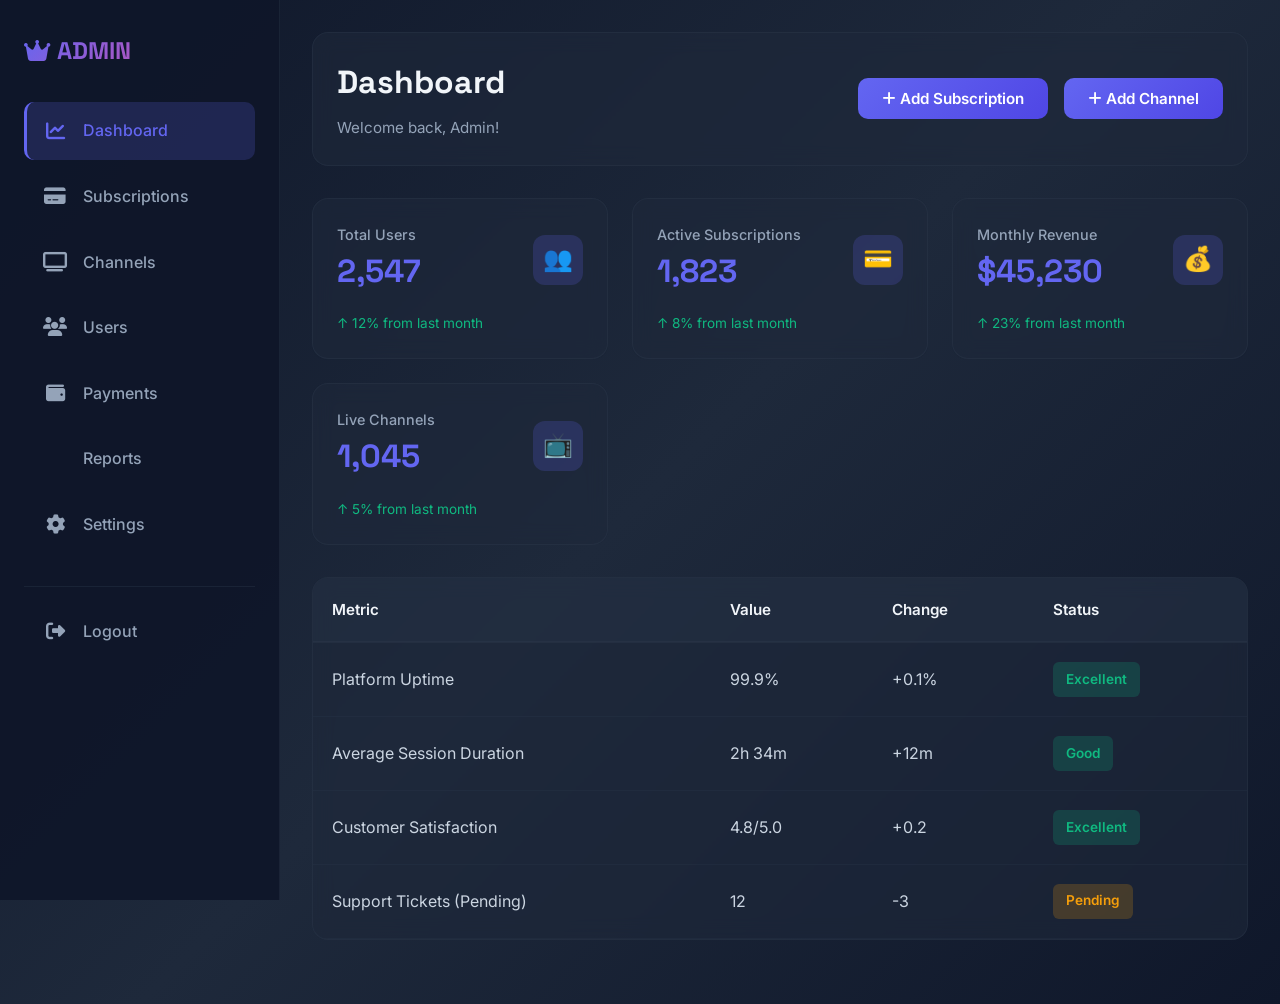
<file: admin-dashboard.html>
<!DOCTYPE html>
<html lang="en" dir="ltr">
<head>
    <meta charset="UTF-8">
    <meta name="viewport" content="width=device-width, initial-scale=1.0">
    <title>HAMO & TRIPLE M - Admin Dashboard</title>
    <link href="https://fonts.googleapis.com/css2?family=Inter:wght@300;400;500;600;700;800&family=Space+Grotesk:wght@600;700&display=swap" rel="stylesheet">
    <link rel="stylesheet" href="https://cdnjs.cloudflare.com/ajax/libs/font-awesome/6.4.0/css/all.min.css">
    <style>
        * {
            margin: 0;
            padding: 0;
            box-sizing: border-box;
        }

        :root {
            --primary: #6366f1;
            --primary-dark: #4f46e5;
            --primary-light: #818cf8;
            --secondary: #ec4899;
            --accent: #06b6d4;
            --dark: #0f172a;
            --dark-secondary: #1e293b;
            --light: #f1f5f9;
            --text: #cbd5e1;
            --text-light: #94a3b8;
            --border: #334155;
            --success: #10b981;
            --warning: #f59e0b;
            --danger: #ef4444;
        }

        body {
            font-family: 'Inter', sans-serif;
            background: linear-gradient(135deg, #0f172a 0%, #1e293b 50%, #0f172a 100%);
            color: var(--text);
            line-height: 1.6;
        }

        .dashboard-container {
            display: grid;
            grid-template-columns: 280px 1fr;
            min-height: 100vh;
        }

        /* Sidebar */
        .sidebar {
            background: rgba(15, 23, 42, 0.95);
            border-right: 1px solid rgba(51, 65, 85, 0.3);
            padding: 2rem 1.5rem;
            position: fixed;
            left: 0;
            top: 0;
            width: 280px;
            height: 100vh;
            overflow-y: auto;
        }

        .sidebar-logo {
            font-size: 1.5rem;
            font-weight: 800;
            background: linear-gradient(135deg, var(--primary), var(--secondary));
            -webkit-background-clip: text;
            -webkit-text-fill-color: transparent;
            background-clip: text;
            margin-bottom: 2rem;
            font-family: 'Space Grotesk', sans-serif;
        }

        .sidebar-menu {
            list-style: none;
        }

        .sidebar-menu li {
            margin-bottom: 0.5rem;
        }

        .sidebar-menu a {
            display: flex;
            align-items: center;
            gap: 1rem;
            padding: 1rem 1.2rem;
            color: var(--text-light);
            text-decoration: none;
            border-radius: 10px;
            transition: all 0.3s ease;
            cursor: pointer;
            font-weight: 500;
        }

        .sidebar-menu a:hover,
        .sidebar-menu a.active {
            background: rgba(99, 102, 241, 0.2);
            color: var(--primary);
            border-left: 3px solid var(--primary);
            padding-left: 1rem;
        }

        .sidebar-menu i {
            font-size: 1.2rem;
            width: 24px;
            text-align: center;
        }

        /* Main Content */
        .main-content {
            margin-left: 280px;
            padding: 2rem;
        }

        /* Header */
        .dashboard-header {
            display: flex;
            justify-content: space-between;
            align-items: center;
            margin-bottom: 2rem;
            background: rgba(30, 41, 59, 0.6);
            backdrop-filter: blur(10px);
            padding: 1.5rem;
            border-radius: 16px;
            border: 1px solid rgba(51, 65, 85, 0.3);
        }

        .header-title h1 {
            font-size: 2rem;
            color: var(--light);
            margin-bottom: 0.5rem;
            font-family: 'Space Grotesk', sans-serif;
        }

        .header-title p {
            color: var(--text-light);
            font-size: 0.95rem;
        }

        .header-actions {
            display: flex;
            gap: 1rem;
            align-items: center;
        }

        .btn {
            padding: 0.7rem 1.5rem;
            border: none;
            border-radius: 10px;
            font-weight: 600;
            cursor: pointer;
            transition: all 0.3s ease;
            font-size: 0.95rem;
            font-family: 'Inter', sans-serif;
        }

        .btn-primary {
            background: linear-gradient(135deg, var(--primary), var(--primary-dark));
            color: white;
        }

        .btn-primary:hover {
            transform: translateY(-2px);
            box-shadow: 0 8px 20px rgba(99, 102, 241, 0.3);
        }

        .btn-secondary {
            background: rgba(99, 102, 241, 0.1);
            color: var(--primary);
            border: 2px solid var(--primary);
        }

        .btn-danger {
            background: rgba(239, 68, 68, 0.1);
            color: var(--danger);
            border: 2px solid var(--danger);
        }

        /* Stats Grid */
        .stats-grid {
            display: grid;
            grid-template-columns: repeat(auto-fit, minmax(250px, 1fr));
            gap: 1.5rem;
            margin-bottom: 2rem;
        }

        .stat-card {
            background: rgba(30, 41, 59, 0.6);
            backdrop-filter: blur(10px);
            border: 1px solid rgba(51, 65, 85, 0.3);
            padding: 1.5rem;
            border-radius: 16px;
            transition: all 0.3s ease;
        }

        .stat-card:hover {
            border-color: var(--primary);
            transform: translateY(-4px);
            box-shadow: 0 10px 30px rgba(99, 102, 241, 0.1);
        }

        .stat-header {
            display: flex;
            justify-content: space-between;
            align-items: center;
            margin-bottom: 1rem;
        }

        .stat-icon {
            width: 50px;
            height: 50px;
            background: rgba(99, 102, 241, 0.2);
            border-radius: 12px;
            display: flex;
            align-items: center;
            justify-content: center;
            font-size: 1.5rem;
        }

        .stat-value {
            font-size: 2rem;
            font-weight: 800;
            color: var(--primary);
            font-family: 'Space Grotesk', sans-serif;
        }

        .stat-label {
            color: var(--text-light);
            font-size: 0.9rem;
            font-weight: 500;
        }

        .stat-change {
            font-size: 0.85rem;
            margin-top: 0.5rem;
        }

        .stat-change.positive {
            color: var(--success);
        }

        .stat-change.negative {
            color: var(--danger);
        }

        /* Tabs */
        .tabs {
            display: flex;
            gap: 1rem;
            border-bottom: 2px solid rgba(51, 65, 85, 0.3);
            margin-bottom: 2rem;
            overflow-x: auto;
        }

        .tab-btn {
            background: none;
            border: none;
            color: var(--text-light);
            padding: 1rem 1.5rem;
            cursor: pointer;
            font-weight: 600;
            position: relative;
            transition: color 0.3s ease;
            white-space: nowrap;
        }

        .tab-btn:hover {
            color: var(--primary);
        }

        .tab-btn.active {
            color: var(--primary);
        }

        .tab-btn.active::after {
            content: '';
            position: absolute;
            bottom: -2px;
            left: 0;
            right: 0;
            height: 3px;
            background: linear-gradient(90deg, var(--primary), var(--secondary));
        }

        .tab-content {
            display: none;
        }

        .tab-content.active {
            display: block;
        }

        /* Table */
        .table-container {
            background: rgba(30, 41, 59, 0.6);
            backdrop-filter: blur(10px);
            border: 1px solid rgba(51, 65, 85, 0.3);
            border-radius: 16px;
            overflow: hidden;
            margin-bottom: 2rem;
        }

        table {
            width: 100%;
            border-collapse: collapse;
        }

        thead {
            background: rgba(51, 65, 85, 0.2);
            border-bottom: 2px solid rgba(51, 65, 85, 0.3);
        }

        th {
            padding: 1.2rem;
            text-align: left;
            color: var(--light);
            font-weight: 600;
            font-size: 0.95rem;
        }

        td {
            padding: 1.2rem;
            border-bottom: 1px solid rgba(51, 65, 85, 0.2);
            color: var(--text);
        }

        tbody tr:hover {
            background: rgba(99, 102, 241, 0.1);
        }

        .status-badge {
            display: inline-block;
            padding: 0.4rem 0.8rem;
            border-radius: 6px;
            font-size: 0.85rem;
            font-weight: 600;
        }

        .status-active {
            background: rgba(16, 185, 129, 0.2);
            color: var(--success);
        }

        .status-inactive {
            background: rgba(239, 68, 68, 0.2);
            color: var(--danger);
        }

        .status-pending {
            background: rgba(245, 158, 11, 0.2);
            color: var(--warning);
        }

        /* Form */
        .form-container {
            background: rgba(30, 41, 59, 0.6);
            backdrop-filter: blur(10px);
            border: 1px solid rgba(51, 65, 85, 0.3);
            padding: 2rem;
            border-radius: 16px;
            margin-bottom: 2rem;
        }

        .form-group {
            margin-bottom: 1.5rem;
        }

        .form-group label {
            display: block;
            margin-bottom: 0.7rem;
            color: var(--light);
            font-weight: 600;
            font-size: 0.95rem;
        }

        .form-group input,
        .form-group select,
        .form-group textarea {
            width: 100%;
            padding: 0.9rem 1.2rem;
            background: rgba(51, 65, 85, 0.3);
            border: 2px solid rgba(51, 65, 85, 0.5);
            border-radius: 10px;
            color: var(--text);
            font-family: 'Inter', sans-serif;
            font-size: 1rem;
            transition: all 0.3s ease;
        }

        .form-group input:focus,
        .form-group select:focus,
        .form-group textarea:focus {
            outline: none;
            border-color: var(--primary);
            background: rgba(51, 65, 85, 0.5);
            box-shadow: 0 0 20px rgba(99, 102, 241, 0.2);
        }

        .form-row {
            display: grid;
            grid-template-columns: repeat(auto-fit, minmax(250px, 1fr));
            gap: 1.5rem;
        }

        /* Modal */
        .modal {
            display: none;
            position: fixed;
            top: 0;
            left: 0;
            width: 100%;
            height: 100%;
            background: rgba(0, 0, 0, 0.7);
            backdrop-filter: blur(5px);
            z-index: 2000;
            align-items: center;
            justify-content: center;
        }

        .modal.active {
            display: flex;
        }

        .modal-content {
            background: rgba(15, 23, 42, 0.95);
            border: 1px solid rgba(51, 65, 85, 0.3);
            border-radius: 20px;
            padding: 2.5rem;
            max-width: 600px;
            width: 90%;
            max-height: 90vh;
            overflow-y: auto;
            position: relative;
        }

        .modal-close {
            position: absolute;
            top: 1.5rem;
            right: 1.5rem;
            background: rgba(99, 102, 241, 0.1);
            border: none;
            color: var(--text);
            font-size: 1.5rem;
            cursor: pointer;
            width: 40px;
            height: 40px;
            border-radius: 10px;
            display: flex;
            align-items: center;
            justify-content: center;
            transition: all 0.3s ease;
        }

        .modal-close:hover {
            background: var(--primary);
            color: white;
        }

        /* Alert */
        .alert {
            padding: 1rem;
            border-radius: 10px;
            margin-bottom: 1rem;
            display: none;
        }

        .alert.active {
            display: block;
        }

        .alert-success {
            background: rgba(16, 185, 129, 0.2);
            border: 1px solid var(--success);
            color: var(--success);
        }

        .alert-danger {
            background: rgba(239, 68, 68, 0.2);
            border: 1px solid var(--danger);
            color: var(--danger);
        }

        .alert-warning {
            background: rgba(245, 158, 11, 0.2);
            border: 1px solid var(--warning);
            color: var(--warning);
        }

        /* Responsive */
        @media (max-width: 768px) {
            .dashboard-container {
                grid-template-columns: 1fr;
            }

            .sidebar {
                position: fixed;
                left: -280px;
                transition: left 0.3s ease;
                z-index: 1000;
            }

            .sidebar.active {
                left: 0;
            }

            .main-content {
                margin-left: 0;
            }

            .stats-grid {
                grid-template-columns: 1fr;
            }

            table {
                font-size: 0.85rem;
            }

            th, td {
                padding: 0.8rem;
            }
        }
    </style>
</head>
<body>
    <!-- Sidebar -->
    <aside class="sidebar">
        <div class="sidebar-logo">
            <i class="fas fa-crown"></i> ADMIN
        </div>
        <ul class="sidebar-menu">
            <li><a href="#" onclick="switchTab('dashboard')" class="menu-link active" data-tab="dashboard"><i class="fas fa-chart-line"></i> Dashboard</a></li>
            <li><a href="#" onclick="switchTab('subscriptions')" class="menu-link" data-tab="subscriptions"><i class="fas fa-credit-card"></i> Subscriptions</a></li>
            <li><a href="#" onclick="switchTab('channels')" class="menu-link" data-tab="channels"><i class="fas fa-tv"></i> Channels</a></li>
            <li><a href="#" onclick="switchTab('users')" class="menu-link" data-tab="users"><i class="fas fa-users"></i> Users</a></li>
            <li><a href="#" onclick="switchTab('payments')" class="menu-link" data-tab="payments"><i class="fas fa-wallet"></i> Payments</a></li>
            <li><a href="#" onclick="switchTab('reports')" class="menu-link" data-tab="reports"><i class="fas fa-file-chart-line"></i> Reports</a></li>
            <li><a href="#" onclick="switchTab('settings')" class="menu-link" data-tab="settings"><i class="fas fa-cog"></i> Settings</a></li>
            <li style="margin-top: 2rem; border-top: 1px solid rgba(51, 65, 85, 0.3); padding-top: 1rem;"><a href="#" onclick="logout()"><i class="fas fa-sign-out-alt"></i> Logout</a></li>
        </ul>
    </aside>

    <!-- Main Content -->
    <div class="main-content">
        <!-- Header -->
        <div class="dashboard-header">
            <div class="header-title">
                <h1 id="pageTitle">Dashboard</h1>
                <p id="pageSubtitle">Welcome back, Admin!</p>
            </div>
            <div class="header-actions">
                <button class="btn btn-primary" onclick="openModal('addSubscriptionModal')">
                    <i class="fas fa-plus"></i> Add Subscription
                </button>
                <button class="btn btn-primary" onclick="openModal('addChannelModal')">
                    <i class="fas fa-plus"></i> Add Channel
                </button>
            </div>
        </div>

        <!-- Alert -->
        <div class="alert alert-success" id="successAlert">
            <i class="fas fa-check-circle"></i> <span id="alertMessage"></span>
        </div>

        <!-- Dashboard Tab -->
        <div id="dashboard" class="tab-content active">
            <div class="stats-grid">
                <div class="stat-card">
                    <div class="stat-header">
                        <div>
                            <div class="stat-label">Total Users</div>
                            <div class="stat-value" id="totalUsers">2,547</div>
                        </div>
                        <div class="stat-icon">👥</div>
                    </div>
                    <div class="stat-change positive">↑ 12% from last month</div>
                </div>

                <div class="stat-card">
                    <div class="stat-header">
                        <div>
                            <div class="stat-label">Active Subscriptions</div>
                            <div class="stat-value" id="activeSubscriptions">1,823</div>
                        </div>
                        <div class="stat-icon">💳</div>
                    </div>
                    <div class="stat-change positive">↑ 8% from last month</div>
                </div>

                <div class="stat-card">
                    <div class="stat-header">
                        <div>
                            <div class="stat-label">Monthly Revenue</div>
                            <div class="stat-value" id="monthlyRevenue">$45,230</div>
                        </div>
                        <div class="stat-icon">💰</div>
                    </div>
                    <div class="stat-change positive">↑ 23% from last month</div>
                </div>

                <div class="stat-card">
                    <div class="stat-header">
                        <div>
                            <div class="stat-label">Live Channels</div>
                            <div class="stat-value" id="liveChannels">1,045</div>
                        </div>
                        <div class="stat-icon">📺</div>
                    </div>
                    <div class="stat-change positive">↑ 5% from last month</div>
                </div>
            </div>

            <div class="table-container">
                <table>
                    <thead>
                        <tr>
                            <th>Metric</th>
                            <th>Value</th>
                            <th>Change</th>
                            <th>Status</th>
                        </tr>
                    </thead>
                    <tbody>
                        <tr>
                            <td>Platform Uptime</td>
                            <td>99.9%</td>
                            <td>+0.1%</td>
                            <td><span class="status-badge status-active">Excellent</span></td>
                        </tr>
                        <tr>
                            <td>Average Session Duration</td>
                            <td>2h 34m</td>
                            <td>+12m</td>
                            <td><span class="status-badge status-active">Good</span></td>
                        </tr>
                        <tr>
                            <td>Customer Satisfaction</td>
                            <td>4.8/5.0</td>
                            <td>+0.2</td>
                            <td><span class="status-badge status-active">Excellent</span></td>
                        </tr>
                        <tr>
                            <td>Support Tickets (Pending)</td>
                            <td>12</td>
                            <td>-3</td>
                            <td><span class="status-badge status-pending">Pending</span></td>
                        </tr>
                    </tbody>
                </table>
            </div>
        </div>

        <!-- Subscriptions Tab -->
        <div id="subscriptions" class="tab-content">
            <div class="tabs">
                <button class="tab-btn active" onclick="switchSubTab(this, 'subList')">All Plans</button>
                <button class="tab-btn" onclick="switchSubTab(this, 'subAdd')">Add New Plan</button>
            </div>

            <div id="subList" class="tab-content active">
</file>
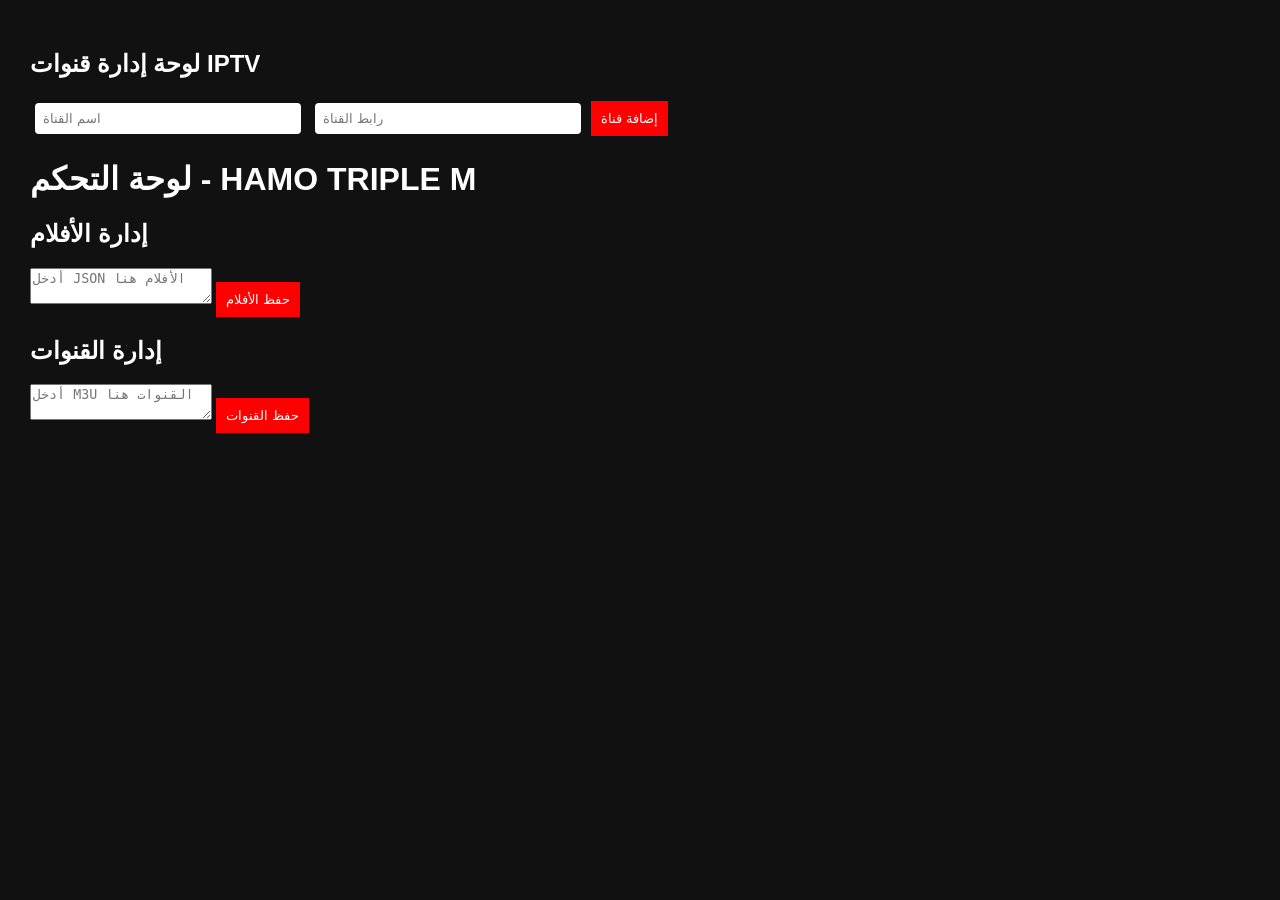
<file: panel.html>
<!DOCTYPE html>
<html lang="ar">

<head>

<meta charset="UTF-8">
<title>لوحة إدارة القنوات</title>

<style>

body{
font-family:Arial;
background:#111;
color:white;
padding:30px;
}

input{
padding:10px;
margin:5px;
width:250px;
}

button{
padding:10px;
background:red;
color:white;
border:none;
cursor:pointer;
}

#list{
margin-top:20px;
}

.channel{
background:#222;
padding:10px;
margin:5px;
}

</style>

</head>

<body>

<h2>لوحة إدارة قنوات IPTV</h2>

<input id="name" placeholder="اسم القناة">

<input id="url" placeholder="رابط القناة">

<button onclick="addChannel()">إضافة قناة</button>

<div id="list"></div>

<script>

let channels = JSON.parse(localStorage.getItem("channels")) || []

function render(){

let list = document.getElementById("list")

list.innerHTML=""

channels.forEach((c,i)=>{

list.innerHTML+=`
<div class="channel">

${c.name}

<button onclick="removeChannel(${i})">حذف</button>

</div>
`

})

}

function addChannel(){

let name=document.getElementById("name").value
let url=document.getElementById("url").value

channels.push({name,url})

localStorage.setItem("channels",JSON.stringify(channels))

render()

}

function removeChannel(i){

channels.splice(i,1)

localStorage.setItem("channels",JSON.stringify(channels))

render()

}

render()

</script>

</body>
</html>
<!DOCTYPE html>
<html lang="ar">
<head>
<meta charset="UTF-8">
<meta name="viewport" content="width=device-width, initial-scale=1">
<title>HAMO TRIPLE M Admin</title>
<link rel="stylesheet" href="../css/main.css">
</head>
<body>

<h1>لوحة التحكم - HAMO TRIPLE M</h1>

<section>
<h2>إدارة الأفلام</h2>
<textarea id="movies-data" placeholder="أدخل JSON الأفلام هنا"></textarea>
<button onclick="saveMovies()">حفظ الأفلام</button>
</section>

<section>
<h2>إدارة القنوات</h2>
<textarea id="channels-data" placeholder="أدخل M3U القنوات هنا"></textarea>
<button onclick="saveChannels()">حفظ القنوات</button>
</section>

<script>
function saveMovies(){alert("تم حفظ الأفلام! (مؤقت)");}
function saveChannels(){alert("تم حفظ القنوات! (مؤقت)");}
</script>

</body>
</html>
</file>
<file: css/main.css>
body { margin:0; font-family:Arial; background:#0b0b0b; color:white; }
.navbar { display:flex; justify-content:space-between; align-items:center; padding:15px 40px; background:black; }
.logo { font-size:26px; color:red; font-weight:bold; }
nav a { color:white; margin:10px; text-decoration:none; }
input { padding:8px; border-radius:4px; border:none; }
.row-section { padding:20px 40px; }
.row { display:flex; gap:15px; overflow-x:auto; }
.card { min-width:180px; height:120px; background:#222; border-radius:8px; display:flex; align-items:center; justify-content:center; cursor:pointer; transition:.3s; }
.card:hover { transform:scale(1.1); background:#333; }
.hero-slider { height:50vh; margin-bottom:30px; }
.social-bar{position:fixed;right:20px;bottom:20px;display:flex;flex-direction:column;gap:10px;z-index:999;}
.social-bar a{width:50px;height:50px;background:#222;color:white;display:flex;align-items:center;justify-content:center;border-radius:50%;font-size:22px;text-decoration:none;transition:.3s;}
.social-bar a:hover{transform:scale(1.1); background:red;}
body{margin:0;font-family:sans-serif;background:#111;color:#fff}
.navbar{display:flex;align-items:center;justify-content:space-between;padding:10px 20px;background:#000;}
.navbar input{padding:5px 10px;border-radius:5px;border:none;width:200px;}
.hero-slider{position:relative;height:300px;overflow:hidden;margin:20px;}
.slide{position:absolute;top:0;left:100%;width:100%;height:100%;opacity:0;transition:all 1s ease;}
.slide.active{left:0;opacity:1;}
.slide-img{width:100%;height:100%;object-fit:cover;}
.caption{position:absolute;bottom:20px;left:20px;font-size:24px;text-shadow:2px 2px 5px #000;}
.movies-section{margin:20px;}
.movie-row{display:flex;overflow-x:auto;gap:10px;padding:10px 0;}
.movie-card{flex:0 0 auto;width:120px;}
.movie-card img.poster{width:100%;border-radius:8px;}
.social-bar{position:fixed;bottom:10px;right:10px;display:flex;gap:10px;}
.social-bar a{color:#fff;font-size:24px;}
body{margin:0;font-family:sans-serif;background:#111;color:#fff}
.navbar{display:flex;align-items:center;justify-content:space-between;padding:10px 20px;background:#000;}
.navbar input{padding:5px 10px;border-radius:5px;border:none;width:200px;}
.hero-slider{position:relative;height:300px;overflow:hidden;margin:20px;}
.slide{position:absolute;top:0;left:100%;width:100%;height:100%;opacity:0;transition:all 1s ease;}
.slide.active{left:0;opacity:1;}
.slide-img{width:100%;height:100%;object-fit:cover;}
.caption{position:absolute;bottom:20px;left:20px;font-size:24px;text-shadow:2px 2px 5px #000;}
.movies-section{margin:20px;}
.movie-row{display:flex;overflow-x:auto;gap:10px;padding:10px 0;}
.movie-card{flex:0 0 auto;width:120px;}
.movie-card img.poster{width:100%;border-radius:8px;}
.social-bar{position:fixed;bottom:10px;right:10px;display:flex;gap:10px;}
.social-bar a{color:#fff;font-size:24px;}
</file>
